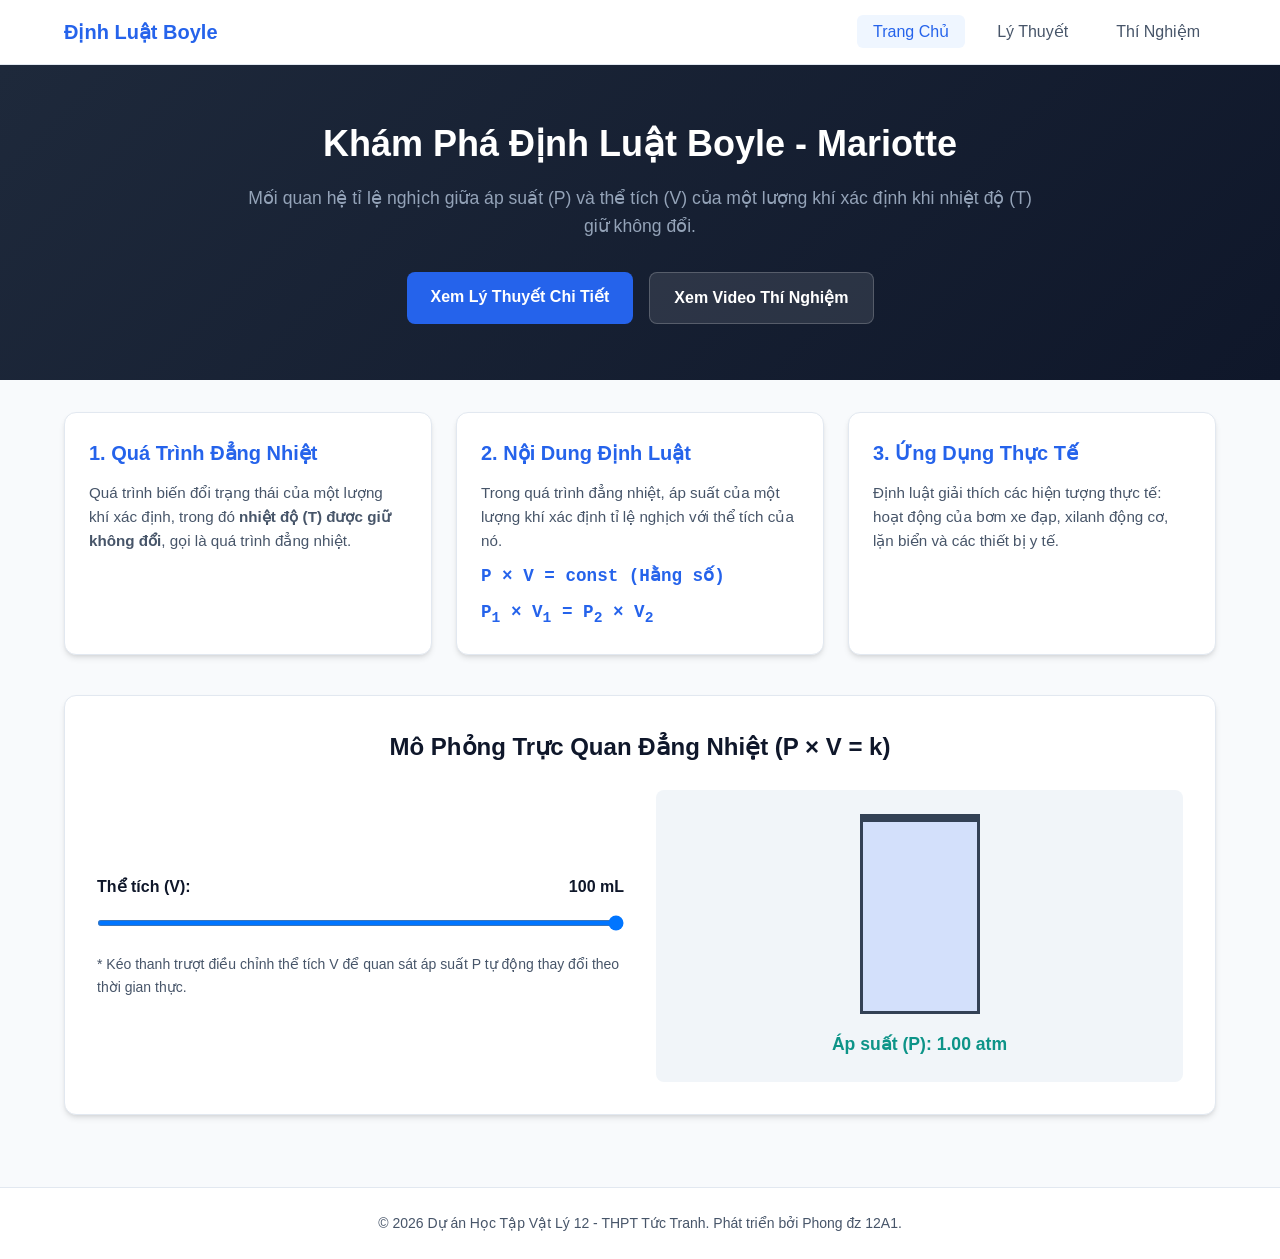
<file: index.html>
<!doctype html>
<html lang="vi">
  <head>
    <meta charset="UTF-8" />
    <meta name="viewport" content="width=device-width, initial-scale=1.0" />

    <!-- THẺ META CHỐNG KẸT CACHE TRÌNH DUYỆT -->
    <meta
      http-equiv="Cache-Control"
      content="no-cache, no-store, must-revalidate"
    />
    <meta http-equiv="Pragma" content="no-cache" />
    <meta http-equiv="Expires" content="0" />

    <title>Định Luật Boyle - Trang Chủ</title>

    <style>
      :root {
        --primary-color: #2563eb;
        --primary-dark: #1d4ed8;
        --secondary-color: #0d9488;
        --bg-color: #f8fafc;
        --card-bg: #ffffff;
        --text-main: #0f172a;
        --text-muted: #475569;
        --border-color: #e2e8f0;
        --radius: 12px;
        --shadow:
          0 4px 6px -1px rgba(0, 0, 0, 0.1), 0 2px 4px -2px rgba(0, 0, 0, 0.1);
      }

      * {
        box-sizing: border-box;
        margin: 0;
        padding: 0;
      }

      body {
        font-family:
          -apple-system, BlinkMacSystemFont, "Segoe UI", Roboto, Helvetica,
          Arial, sans-serif;
        background-color: var(--bg-color);
        color: var(--text-main);
        line-height: 1.6;
        display: flex;
        flex-direction: column;
        min-height: 100vh;
      }

      header {
        background-color: var(--card-bg);
        border-bottom: 1px solid var(--border-color);
        position: sticky;
        top: 0;
        z-index: 100;
      }

      .navbar {
        max-width: 1200px;
        margin: 0 auto;
        padding: 1rem 1.5rem;
        display: flex;
        justify-content: space-between;
        align-items: center;
      }

      .brand {
        font-size: 1.25rem;
        font-weight: 700;
        color: var(--primary-color);
      }

      .nav-menu {
        display: flex;
        list-style: none;
        gap: 1rem;
      }

      .nav-link {
        text-decoration: none;
        color: var(--text-muted);
        font-weight: 500;
        padding: 0.5rem 1rem;
        border-radius: 6px;
        transition: all 0.2s ease;
      }

      .nav-link:hover,
      .nav-link.active {
        color: var(--primary-color);
        background-color: #eff6ff;
      }

      .hero {
        background: linear-gradient(135deg, #1e293b 0%, #0f172a 100%);
        color: #ffffff;
        padding: 3.5rem 1.5rem;
        text-align: center;
      }

      .hero h1 {
        font-size: 2.25rem;
        margin-bottom: 1rem;
        line-height: 1.3;
      }

      .hero p {
        font-size: 1.1rem;
        color: #94a3b8;
        margin-bottom: 2rem;
        max-width: 800px;
        margin-left: auto;
        margin-right: auto;
      }

      .btn-group {
        display: flex;
        justify-content: center;
        gap: 1rem;
        flex-wrap: wrap;
      }

      .btn {
        display: inline-block;
        padding: 0.75rem 1.5rem;
        font-weight: 600;
        text-decoration: none;
        border-radius: 8px;
        transition: all 0.2s ease;
      }

      .btn-primary {
        background-color: var(--primary-color);
        color: #ffffff;
      }

      .btn-primary:hover {
        background-color: var(--primary-dark);
      }

      .btn-secondary {
        background-color: rgba(255, 255, 255, 0.1);
        color: #ffffff;
        border: 1px solid rgba(255, 255, 255, 0.2);
      }

      .btn-secondary:hover {
        background-color: rgba(255, 255, 255, 0.2);
      }

      main {
        max-width: 1200px;
        margin: 2rem auto;
        padding: 0 1.5rem;
        flex: 1;
        width: 100%;
      }

      .grid-container {
        display: grid;
        grid-template-columns: repeat(auto-fit, minmax(300px, 1fr));
        gap: 1.5rem;
        margin-bottom: 2.5rem;
      }

      .card {
        background-color: var(--card-bg);
        border: 1px solid var(--border-color);
        border-radius: var(--radius);
        padding: 1.5rem;
        box-shadow: var(--shadow);
      }

      .card h2 {
        font-size: 1.25rem;
        color: var(--primary-color);
        margin-bottom: 0.75rem;
      }

      .card p {
        color: var(--text-muted);
        font-size: 0.95rem;
      }

      .formula {
        font-family: "Courier New", Courier, monospace;
        font-weight: bold;
        color: var(--primary-color);
        font-size: 1.1rem;
        margin-top: 0.5rem;
      }

      .simulation-section {
        background-color: var(--card-bg);
        border: 1px solid var(--border-color);
        border-radius: var(--radius);
        padding: 2rem;
        box-shadow: var(--shadow);
        margin-bottom: 2.5rem;
      }

      .sim-grid {
        display: grid;
        grid-template-columns: 1fr 1fr;
        gap: 2rem;
        align-items: center;
      }

      @media (max-width: 768px) {
        .sim-grid {
          grid-template-columns: 1fr;
        }
      }

      .controls {
        display: flex;
        flex-direction: column;
        gap: 1.25rem;
      }

      .control-group label {
        font-weight: 600;
        display: flex;
        justify-content: space-between;
        margin-bottom: 0.5rem;
      }

      input[type="range"] {
        width: 100%;
        height: 6px;
        background: #cbd5e1;
        border-radius: 3px;
        outline: none;
      }

      .visualizer {
        display: flex;
        flex-direction: column;
        align-items: center;
        justify-content: center;
        background-color: #f1f5f9;
        padding: 1.5rem;
        border-radius: 8px;
      }

      .piston-outer {
        width: 120px;
        height: 200px;
        border: 3px solid #334155;
        border-top: none;
        position: relative;
        background-color: #ffffff;
        display: flex;
        align-items: flex-end;
      }

      .piston-inner {
        width: 100%;
        background-color: rgba(37, 99, 235, 0.2);
        border-top: 8px solid #334155;
        transition: height 0.1s ease;
      }

      .stat-badge {
        margin-top: 1rem;
        font-size: 1.1rem;
        font-weight: 700;
        color: var(--secondary-color);
      }

      footer {
        background-color: var(--card-bg);
        border-top: 1px solid var(--border-color);
        padding: 1.5rem;
        text-align: center;
        color: var(--text-muted);
        font-size: 0.875rem;
      }
    </style>
  </head>
  <body>
    <header>
      <nav class="navbar">
        <div class="brand">Định Luật Boyle</div>
        <ul class="nav-menu">
          <li><a href="index.html" class="nav-link active">Trang Chủ</a></li>
          <li>
            <a href="dinhluatboyle-lythuyet.html" class="nav-link">Lý Thuyết</a>
          </li>
          <li>
            <a href="dinhluatboyle-thinghiem.html" class="nav-link"
              >Thí Nghiệm</a
            >
          </li>
        </ul>
      </nav>
    </header>

    <section class="hero">
      <div class="hero-content">
        <h1>Khám Phá Định Luật Boyle - Mariotte</h1>
        <p>
          Mối quan hệ tỉ lệ nghịch giữa áp suất (P) và thể tích (V) của một
          lượng khí xác định khi nhiệt độ (T) giữ không đổi.
        </p>
        <div class="btn-group">
          <a href="dinhluatboyle-lythuyet.html" class="btn btn-primary"
            >Xem Lý Thuyết Chi Tiết</a
          >
          <a href="dinhluatboyle-thinghiem.html" class="btn btn-secondary"
            >Xem Video Thí Nghiệm</a
          >
        </div>
      </div>
    </section>

    <main>
      <div class="grid-container">
        <div class="card">
          <h2>1. Quá Trình Đẳng Nhiệt</h2>
          <p>
            Quá trình biến đổi trạng thái của một lượng khí xác định, trong đó
            <strong>nhiệt độ (T) được giữ không đổi</strong>, gọi là quá trình
            đẳng nhiệt.
          </p>
        </div>
        <div class="card">
          <h2>2. Nội Dung Định Luật</h2>
          <p>
            Trong quá trình đẳng nhiệt, áp suất của một lượng khí xác định tỉ lệ
            nghịch với thể tích của nó.
          </p>
          <div class="formula">P × V = const (Hằng số)</div>
          <div class="formula">
            P<sub>1</sub> × V<sub>1</sub> = P<sub>2</sub> × V<sub>2</sub>
          </div>
        </div>
        <div class="card">
          <h2>3. Ứng Dụng Thực Tế</h2>
          <p>
            Định luật giải thích các hiện tượng thực tế: hoạt động của bơm xe
            đạp, xilanh động cơ, lặn biển và các thiết bị y tế.
          </p>
        </div>
      </div>

      <section class="simulation-section">
        <h2 style="margin-bottom: 1.5rem; text-align: center">
          Mô Phỏng Trực Quan Đẳng Nhiệt (P × V = k)
        </h2>
        <div class="sim-grid">
          <div class="controls">
            <div class="control-group">
              <label for="volumeRange">
                <span>Thể tích (V):</span>
                <span id="volumeVal">100 mL</span>
              </label>
              <input
                type="range"
                id="volumeRange"
                min="20"
                max="100"
                value="100"
              />
            </div>
            <p style="font-size: 0.875rem; color: var(--text-muted)">
              * Kéo thanh trượt điều chỉnh thể tích V để quan sát áp suất P tự
              động thay đổi theo thời gian thực.
            </p>
          </div>

          <div class="visualizer">
            <div class="piston-outer">
              <div class="piston-inner" id="piston"></div>
            </div>
            <div class="stat-badge" id="pressureVal">Áp suất (P): 1.00 atm</div>
          </div>
        </div>
      </section>
    </main>

    <footer>
      <p>
        © 2026 Dự án Học Tập Vật Lý 12 - THPT Tức Tranh. Phát triển bởi Phong đz
        12A1.
      </p>
    </footer>

    <script>
      const volumeRange = document.getElementById("volumeRange");
      const volumeVal = document.getElementById("volumeVal");
      const pressureVal = document.getElementById("pressureVal");
      const piston = document.getElementById("piston");

      const K = 100;

      function updateSimulation() {
        const v = parseFloat(volumeRange.value);
        const p = (K / v).toFixed(2);

        volumeVal.textContent = `${v} mL`;
        pressureVal.textContent = `Áp suất (P): ${p} atm`;
        piston.style.height = `${v}%`;
      }

      volumeRange.addEventListener("input", updateSimulation);
      updateSimulation();
    </script>
  </body>
</html>
</file>
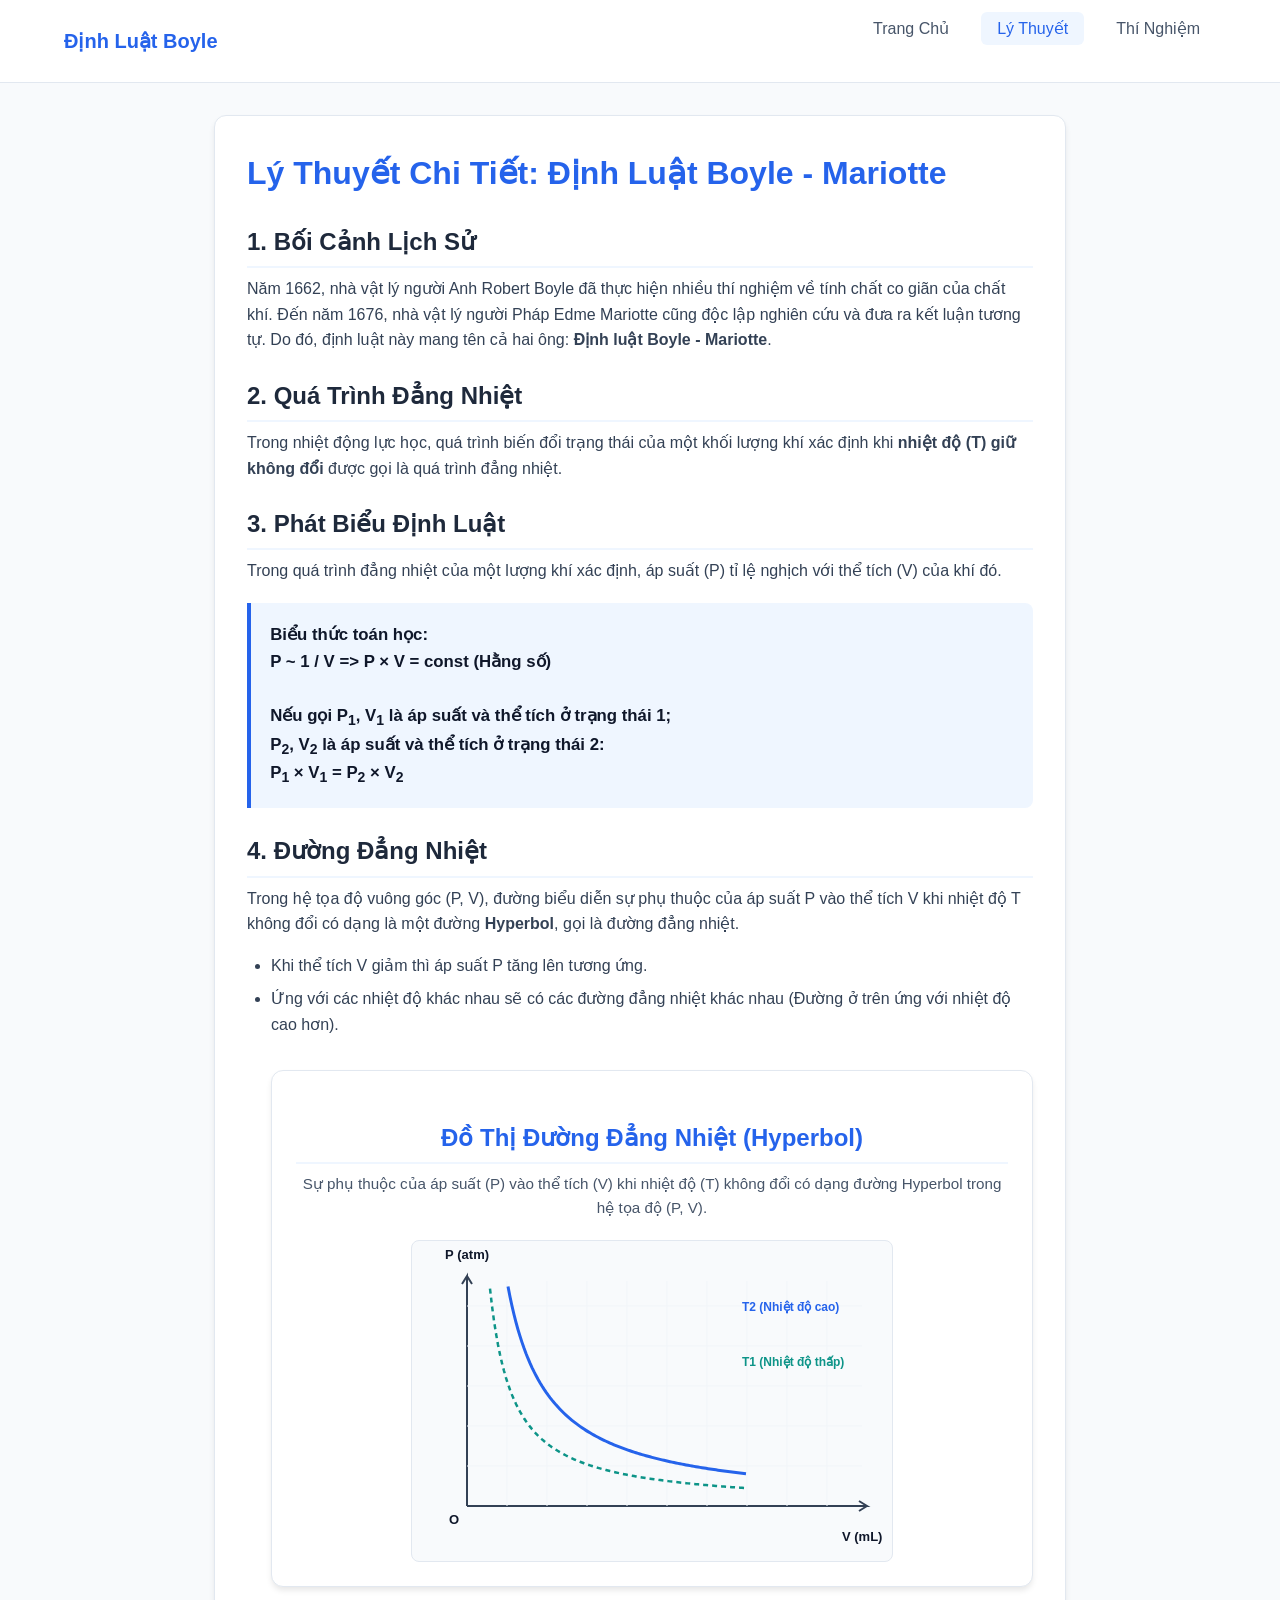
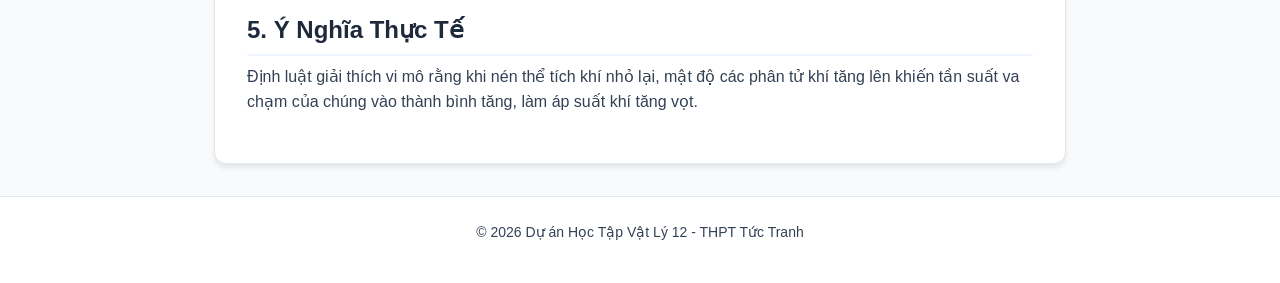
<file: dinhluatboyle-lythuyet.html>
<!doctype html>
<html lang="vi">
  <head>
    <meta charset="UTF-8" />
    <meta name="viewport" content="width=device-width, initial-scale=1.0" />

    <!-- THẺ META CHỐNG KẸT CACHE TRÌNH DUYỆT -->
    <meta
      http-equiv="Cache-Control"
      content="no-cache, no-store, must-revalidate"
    />
    <meta http-equiv="Pragma" content="no-cache" />
    <meta http-equiv="Expires" content="0" />

    <title>Lý Thuyết Chi Tiết - Định Luật Boyle</title>

    <style>
      :root {
        --primary-color: #2563eb;
        --bg-color: #f8fafc;
        --card-bg: #ffffff;
        --text-main: #0f172a;
        --text-muted: #475569;
        --border-color: #e2e8f0;
        --radius: 12px;
        --shadow: 0 4px 6px -1px rgba(0, 0, 0, 0.1);
      }

      * {
        box-sizing: border-box;
        margin: 0;
        padding: 0;
      }

      body {
        font-family:
          -apple-system, BlinkMacSystemFont, "Segoe UI", Roboto, sans-serif;
        background-color: var(--bg-color);
        color: var(--text-main);
        line-height: 1.6;
      }

      header {
        background-color: var(--card-bg);
        border-bottom: 1px solid var(--border-color);
        position: sticky;
        top: 0;
        z-index: 100;
      }

      .navbar {
        max-width: 1200px;
        margin: 0 auto;
        padding: 1rem 1.5rem;
        display: flex;
        justify-content: space-between;
        align-items: center;
      }

      .brand {
        font-size: 1.25rem;
        font-weight: 700;
        color: var(--primary-color);
      }
      .nav-menu {
        display: flex;
        list-style: none;
        gap: 1rem;
      }
      .nav-link {
        text-decoration: none;
        color: var(--text-muted);
        font-weight: 500;
        padding: 0.5rem 1rem;
        border-radius: 6px;
      }
      .nav-link:hover,
      .nav-link.active {
        color: var(--primary-color);
        background-color: #eff6ff;
      }

      main {
        max-width: 900px;
        margin: 2rem auto;
        padding: 0 1.5rem;
      }
      .content-card {
        background: var(--card-bg);
        border: 1px solid var(--border-color);
        border-radius: var(--radius);
        padding: 2rem;
        box-shadow: var(--shadow);
        margin-bottom: 1.5rem;
      }

      h1 {
        color: var(--primary-color);
        margin-bottom: 1rem;
      }
      h2 {
        margin-top: 1.5rem;
        margin-bottom: 0.5rem;
        color: #1e293b;
        border-bottom: 2px solid #eff6ff;
        padding-bottom: 0.3rem;
      }

      p {
        margin-bottom: 1rem;
        color: #334155;
      }

      .formula-box {
        background-color: #eff6ff;
        border-left: 4px solid var(--primary-color);
        padding: 1.2rem;
        font-weight: bold;
        margin: 1.2rem 0;
        font-size: 1.05rem;
        border-radius: 0 8px 8px 0;
      }

      ul {
        margin-left: 1.5rem;
        margin-bottom: 1rem;
        color: #334155;
      }
      li {
        margin-bottom: 0.5rem;
      }

      footer {
        background-color: var(--card-bg);
        border-top: 1px solid var(--border-color);
        padding: 1.5rem;
        text-align: center;
        color: var(--text-muted);
        font-size: 0.875rem;
        margin-top: 2rem;
      }
    </style>
  </head>
  <body>
    <header>
      <nav class="navbar">
        <div class="brand">Định Luật Boyle</div>
        <ul class="nav-menu">
          <li><a href="index.html" class="nav-link">Trang Chủ</a></li>
          <li>
            <a href="dinhluatboyle-lythuyet.html" class="nav-link active"
              >Lý Thuyết</a
            >
          </li>
          <li>
            <a href="dinhluatboyle-thinghiem.html" class="nav-link"
              >Thí Nghiệm</a
            >
          </li>
        </ul>
      </nav>
    </header>

    <main>
      <div class="content-card">
        <h1>Lý Thuyết Chi Tiết: Định Luật Boyle - Mariotte</h1>

        <h2>1. Bối Cảnh Lịch Sử</h2>
        <p>
          Năm 1662, nhà vật lý người Anh Robert Boyle đã thực hiện nhiều thí
          nghiệm về tính chất co giãn của chất khí. Đến năm 1676, nhà vật lý
          người Pháp Edme Mariotte cũng độc lập nghiên cứu và đưa ra kết luận
          tương tự. Do đó, định luật này mang tên cả hai ông:
          <strong>Định luật Boyle - Mariotte</strong>.
        </p>

        <h2>2. Quá Trình Đẳng Nhiệt</h2>
        <p>
          Trong nhiệt động lực học, quá trình biến đổi trạng thái của một khối
          lượng khí xác định khi
          <strong>nhiệt độ (T) giữ không đổi</strong> được gọi là quá trình đẳng
          nhiệt.
        </p>

        <h2>3. Phát Biểu Định Luật</h2>
        <p>
          Trong quá trình đẳng nhiệt của một lượng khí xác định, áp suất (P) tỉ
          lệ nghịch với thể tích (V) của khí đó.
        </p>

        <div class="formula-box">
          Biểu thức toán học:<br />
          P ~ 1 / V =&gt; P × V = const (Hằng số)<br /><br />
          Nếu gọi P<sub>1</sub>, V<sub>1</sub> là áp suất và thể tích ở trạng
          thái 1;<br />
          P<sub>2</sub>, V<sub>2</sub> là áp suất và thể tích ở trạng thái 2:<br />
          <strong
            >P<sub>1</sub> × V<sub>1</sub> = P<sub>2</sub> × V<sub
              >2</sub
            ></strong
          >
        </div>

        <h2>4. Đường Đẳng Nhiệt</h2>
        <p>
          Trong hệ tọa độ vuông góc (P, V), đường biểu diễn sự phụ thuộc của áp
          suất P vào thể tích V khi nhiệt độ T không đổi có dạng là một đường
          <strong>Hyperbol</strong>, gọi là đường đẳng nhiệt.
        </p>
        <ul>
          <li>Khi thể tích V giảm thì áp suất P tăng lên tương ứng.</li>
          <li>
            Ứng với các nhiệt độ khác nhau sẽ có các đường đẳng nhiệt khác nhau
            (Đường ở trên ứng với nhiệt độ cao hơn).
          </li>
          <!-- KHUNG BẢNG VẼ ĐỒ THỊ HYPERBOL -->
          <div
            style="
              margin-top: 2rem;
              background: #ffffff;
              border: 1px solid #e2e8f0;
              border-radius: 12px;
              padding: 1.5rem;
              box-shadow: 0 4px 6px -1px rgba(0, 0, 0, 0.1);
            "
          >
            <h2
              style="color: #2563eb; margin-bottom: 0.5rem; text-align: center"
            >
              Đồ Thị Đường Đẳng Nhiệt (Hyperbol)
            </h2>
            <p
              style="
                text-align: center;
                color: #475569;
                font-size: 0.95rem;
                margin-bottom: 1.2rem;
              "
            >
              Sự phụ thuộc của áp suất (P) vào thể tích (V) khi nhiệt độ (T)
              không đổi có dạng đường Hyperbol trong hệ tọa độ (P, V).
            </p>

            <div
              style="
                display: flex;
                justify-content: center;
                align-items: center;
              "
            >
              <canvas
                id="hyperbolaCanvas"
                width="480"
                height="320"
                style="
                  background-color: #f8fafc;
                  border: 1px solid #e2e8f0;
                  border-radius: 8px;
                  max-width: 100%;
                  height: auto;
                "
              ></canvas>
            </div>
          </div>

          <!-- JAVASCRIPT VẼ ĐỒ THỊ CHUẨN KÍCH THƯỚC & KHÔNG LỖI CHỮ -->
          <script>
            function renderBoyleChart() {
              const canvas = document.getElementById("hyperbolaCanvas");
              if (!canvas) return;
              const ctx = canvas.getContext("2d");

              const width = canvas.width;
              const height = canvas.height;
              const padding = 55;

              // Xóa nền cũ
              ctx.clearRect(0, 0, width, height);

              // 1. Vẽ trục tọa độ P và V
              ctx.beginPath();
              ctx.strokeStyle = "#334155";
              ctx.lineWidth = 2;

              // Trục P (Tung) - Mũi tên kết thúc ở Y = 35px
              ctx.moveTo(padding, height - padding);
              ctx.lineTo(padding, 35);
              ctx.lineTo(padding - 5, 43);
              ctx.moveTo(padding, 35);
              ctx.lineTo(padding + 5, 43);

              // Trục V (Hoành)
              ctx.moveTo(padding, height - padding);
              ctx.lineTo(width - 25, height - padding);
              ctx.lineTo(width - 33, height - padding - 5);
              ctx.moveTo(width - 25, height - padding);
              ctx.lineTo(width - 33, height - padding + 5);
              ctx.stroke();

              // 2. Điền nhãn tên trục P, V và gốc O (Đã kéo thoáng không bị đè)
              ctx.fillStyle = "#0f172a";
              ctx.font =
                'bold 13px -apple-system, BlinkMacSystemFont, "Segoe UI", Roboto, sans-serif';

              ctx.fillText("P (atm)", padding - 22, 18); // Nhãn P đặt ở Y = 18px (Tránh mũi tên)
              ctx.fillText("V (mL)", width - 50, height - padding + 35);
              ctx.fillText("O", padding - 18, height - padding + 18);

              // 3. Lưới tọa độ nhạt (Grid)
              ctx.beginPath();
              ctx.strokeStyle = "#f1f5f9";
              ctx.lineWidth = 1;
              for (let x = padding + 40; x < width - 30; x += 40) {
                ctx.moveTo(x, 40);
                ctx.lineTo(x, height - padding);
              }
              for (let y = height - padding - 40; y > 40; y -= 40) {
                ctx.moveTo(padding, y);
                ctx.lineTo(width - 30, y);
              }
              ctx.stroke();

              // 4. Vẽ đường Hyperbol T2 (Nhiệt độ cao) - Nét xanh lam
              ctx.beginPath();
              ctx.strokeStyle = "#2563eb";
              ctx.lineWidth = 3;
              const k2 = 9000;
              let isFirstPoint = true;

              for (let v = 25; v <= 280; v += 2) {
                let p = k2 / v;
                let canvasX = padding + v;
                let canvasY = height - padding - p;

                if (canvasY >= 35 && canvasY <= height - padding) {
                  if (isFirstPoint) {
                    ctx.moveTo(canvasX, canvasY);
                    isFirstPoint = false;
                  } else {
                    ctx.lineTo(canvasX, canvasY);
                  }
                }
              }
              ctx.stroke();

              // 5. Vẽ đường Hyperbol T1 (Nhiệt độ thấp) - Nét đứt xanh ngọc
              ctx.beginPath();
              ctx.strokeStyle = "#0d9488";
              ctx.lineWidth = 2.5;
              ctx.setLineDash([5, 4]);
              const k1 = 5000;
              isFirstPoint = true;

              for (let v = 15; v <= 280; v += 2) {
                let p = k1 / v;
                let canvasX = padding + v;
                let canvasY = height - padding - p;

                if (canvasY >= 35 && canvasY <= height - padding) {
                  if (isFirstPoint) {
                    ctx.moveTo(canvasX, canvasY);
                    isFirstPoint = false;
                  } else {
                    ctx.lineTo(canvasX, canvasY);
                  }
                }
              }
              ctx.stroke();
              ctx.setLineDash([]);

              // Chú thích T1, T2
              ctx.fillStyle = "#2563eb";
              ctx.font = "bold 12px sans-serif";
              ctx.fillText("T2 (Nhiệt độ cao)", width - 150, 70);

              ctx.fillStyle = "#0d9488";
              ctx.fillText("T1 (Nhiệt độ thấp)", width - 150, 125);
            }

            // Tự động gọi vẽ khi trang nạp xong
            if (document.readyState === "loading") {
              document.addEventListener("DOMContentLoaded", renderBoyleChart);
            } else {
              renderBoyleChart();
            }
          </script>
        </ul>

        <h2>5. Ý Nghĩa Thực Tế</h2>
        <p>
          Định luật giải thích vi mô rằng khi nén thể tích khí nhỏ lại, mật độ
          các phân tử khí tăng lên khiến tần suất va chạm của chúng vào thành
          bình tăng, làm áp suất khí tăng vọt.
        </p>
      </div>
    </main>

    <footer>
      <p>© 2026 Dự án Học Tập Vật Lý 12 - THPT Tức Tranh</p>
    </footer>
  </body>
</html>
</file>
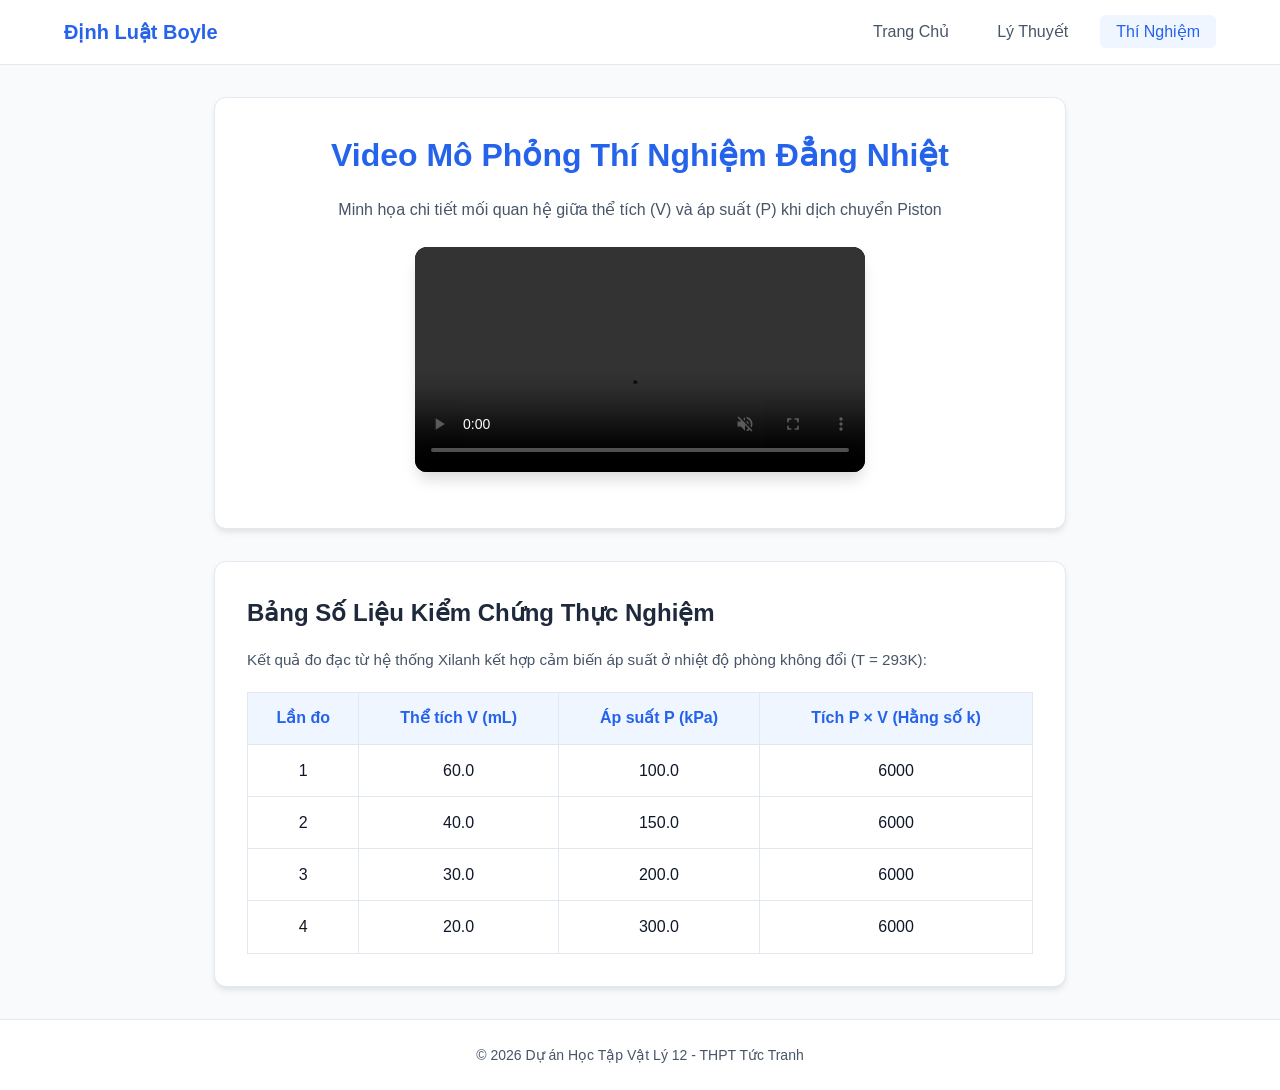
<file: dinhluatboyle-thinghiem.html>
<!doctype html>
<html lang="vi">
  <head>
    <meta charset="UTF-8" />
    <meta name="viewport" content="width=device-width, initial-scale=1.0" />

    <!-- THẺ META CHỐNG KẸT CACHE TRÌNH DUYỆT -->
    <meta
      http-equiv="Cache-Control"
      content="no-cache, no-store, must-revalidate"
    />
    <meta http-equiv="Pragma" content="no-cache" />
    <meta http-equiv="Expires" content="0" />

    <title>Thí Nghiệm & Số Liệu - Định Luật Boyle</title>

    <style>
      :root {
        --primary-color: #2563eb;
        --bg-color: #f8fafc;
        --card-bg: #ffffff;
        --text-main: #0f172a;
        --text-muted: #475569;
        --border-color: #e2e8f0;
        --radius: 12px;
        --shadow: 0 4px 6px -1px rgba(0, 0, 0, 0.1);
      }

      * {
        box-sizing: border-box;
        margin: 0;
        padding: 0;
      }

      body {
        font-family:
          -apple-system, BlinkMacSystemFont, "Segoe UI", Roboto, sans-serif;
        background-color: var(--bg-color);
        color: var(--text-main);
        line-height: 1.6;
      }

      header {
        background-color: var(--card-bg);
        border-bottom: 1px solid var(--border-color);
        position: sticky;
        top: 0;
        z-index: 100;
      }

      .navbar {
        max-width: 1200px;
        margin: 0 auto;
        padding: 1rem 1.5rem;
        display: flex;
        justify-content: space-between;
        align-items: center;
      }

      .brand {
        font-size: 1.25rem;
        font-weight: 700;
        color: var(--primary-color);
      }
      .nav-menu {
        display: flex;
        list-style: none;
        gap: 1rem;
      }
      .nav-link {
        text-decoration: none;
        color: var(--text-muted);
        font-weight: 500;
        padding: 0.5rem 1rem;
        border-radius: 6px;
      }
      .nav-link:hover,
      .nav-link.active {
        color: var(--primary-color);
        background-color: #eff6ff;
      }

      main {
        max-width: 900px;
        margin: 2rem auto;
        padding: 0 1.5rem;
      }
      .content-card {
        background: var(--card-bg);
        border: 1px solid var(--border-color);
        border-radius: var(--radius);
        padding: 2rem;
        box-shadow: var(--shadow);
        margin-bottom: 2rem;
      }

      h1 {
        color: var(--primary-color);
        margin-bottom: 1rem;
        text-align: center;
      }
      h2 {
        color: #1e293b;
        margin-bottom: 1rem;
      }

      /* KHUNG CHỨA VIDEO AI MP4 */
      .video-wrapper {
        width: 100%;
        max-width: 450px;
        margin: 1.5rem auto;
        border-radius: var(--radius);
        overflow: hidden;
        box-shadow: 0 10px 15px -3px rgba(0, 0, 0, 0.15);
        background-color: #000;
      }

      video {
        width: 100%;
        height: auto;
        display: block;
      }

      table {
        width: 100%;
        border-collapse: collapse;
        margin-top: 1.2rem;
      }

      th,
      td {
        border: 1px solid var(--border-color);
        padding: 0.8rem;
        text-align: center;
      }

      th {
        background-color: #eff6ff;
        color: var(--primary-color);
        font-weight: 600;
      }

      footer {
        background-color: var(--card-bg);
        border-top: 1px solid var(--border-color);
        padding: 1.5rem;
        text-align: center;
        color: var(--text-muted);
        font-size: 0.875rem;
        margin-top: 2rem;
      }
    </style>
  </head>
  <body>
    <header>
      <nav class="navbar">
        <div class="brand">Định Luật Boyle</div>
        <ul class="nav-menu">
          <li><a href="index.html" class="nav-link">Trang Chủ</a></li>
          <li>
            <a href="dinhluatboyle-lythuyet.html" class="nav-link">Lý Thuyết</a>
          </li>
          <li>
            <a href="dinhluatboyle-thinghiem.html" class="nav-link active"
              >Thí Nghiệm</a
            >
          </li>
        </ul>
      </nav>
    </header>

    <main>
      <!-- KHU VỰC VIDEO THÍ NGHIỆM AI -->
      <div class="content-card">
        <h1>Video Mô Phỏng Thí Nghiệm Đẳng Nhiệt</h1>
        <p style="text-align: center; color: var(--text-muted)">
          Minh họa chi tiết mối quan hệ giữa thể tích (V) và áp suất (P) khi
          dịch chuyển Piston
        </p>

        <div class="video-wrapper">
          <video controls autoplay muted loop playsinline>
            <source src="boyle-experiment.mp4" type="video/mp4" />
            Trình duyệt của bạn không hỗ trợ phát trực tiếp video này.
          </video>
        </div>
      </div>

      <!-- BẢNG SỐ LIỆU THÍ NGHIỆM -->
      <div class="content-card">
        <h2>Bảng Số Liệu Kiểm Chứng Thực Nghiệm</h2>
        <p style="color: var(--text-muted); font-size: 0.95rem">
          Kết quả đo đạc từ hệ thống Xilanh kết hợp cảm biến áp suất ở nhiệt độ
          phòng không đổi (T = 293K):
        </p>

        <table>
          <thead>
            <tr>
              <th>Lần đo</th>
              <th>Thể tích V (mL)</th>
              <th>Áp suất P (kPa)</th>
              <th>Tích P × V (Hằng số k)</th>
            </tr>
          </thead>
          <tbody>
            <tr>
              <td>1</td>
              <td>60.0</td>
              <td>100.0</td>
              <td>6000</td>
            </tr>
            <tr>
              <td>2</td>
              <td>40.0</td>
              <td>150.0</td>
              <td>6000</td>
            </tr>
            <tr>
              <td>3</td>
              <td>30.0</td>
              <td>200.0</td>
              <td>6000</td>
            </tr>
            <tr>
              <td>4</td>
              <td>20.0</td>
              <td>300.0</td>
              <td>6000</td>
            </tr>
          </tbody>
        </table>
      </div>
    </main>

    <footer>
      <p>© 2026 Dự án Học Tập Vật Lý 12 - THPT Tức Tranh</p>
    </footer>
  </body>
</html>
</file>
